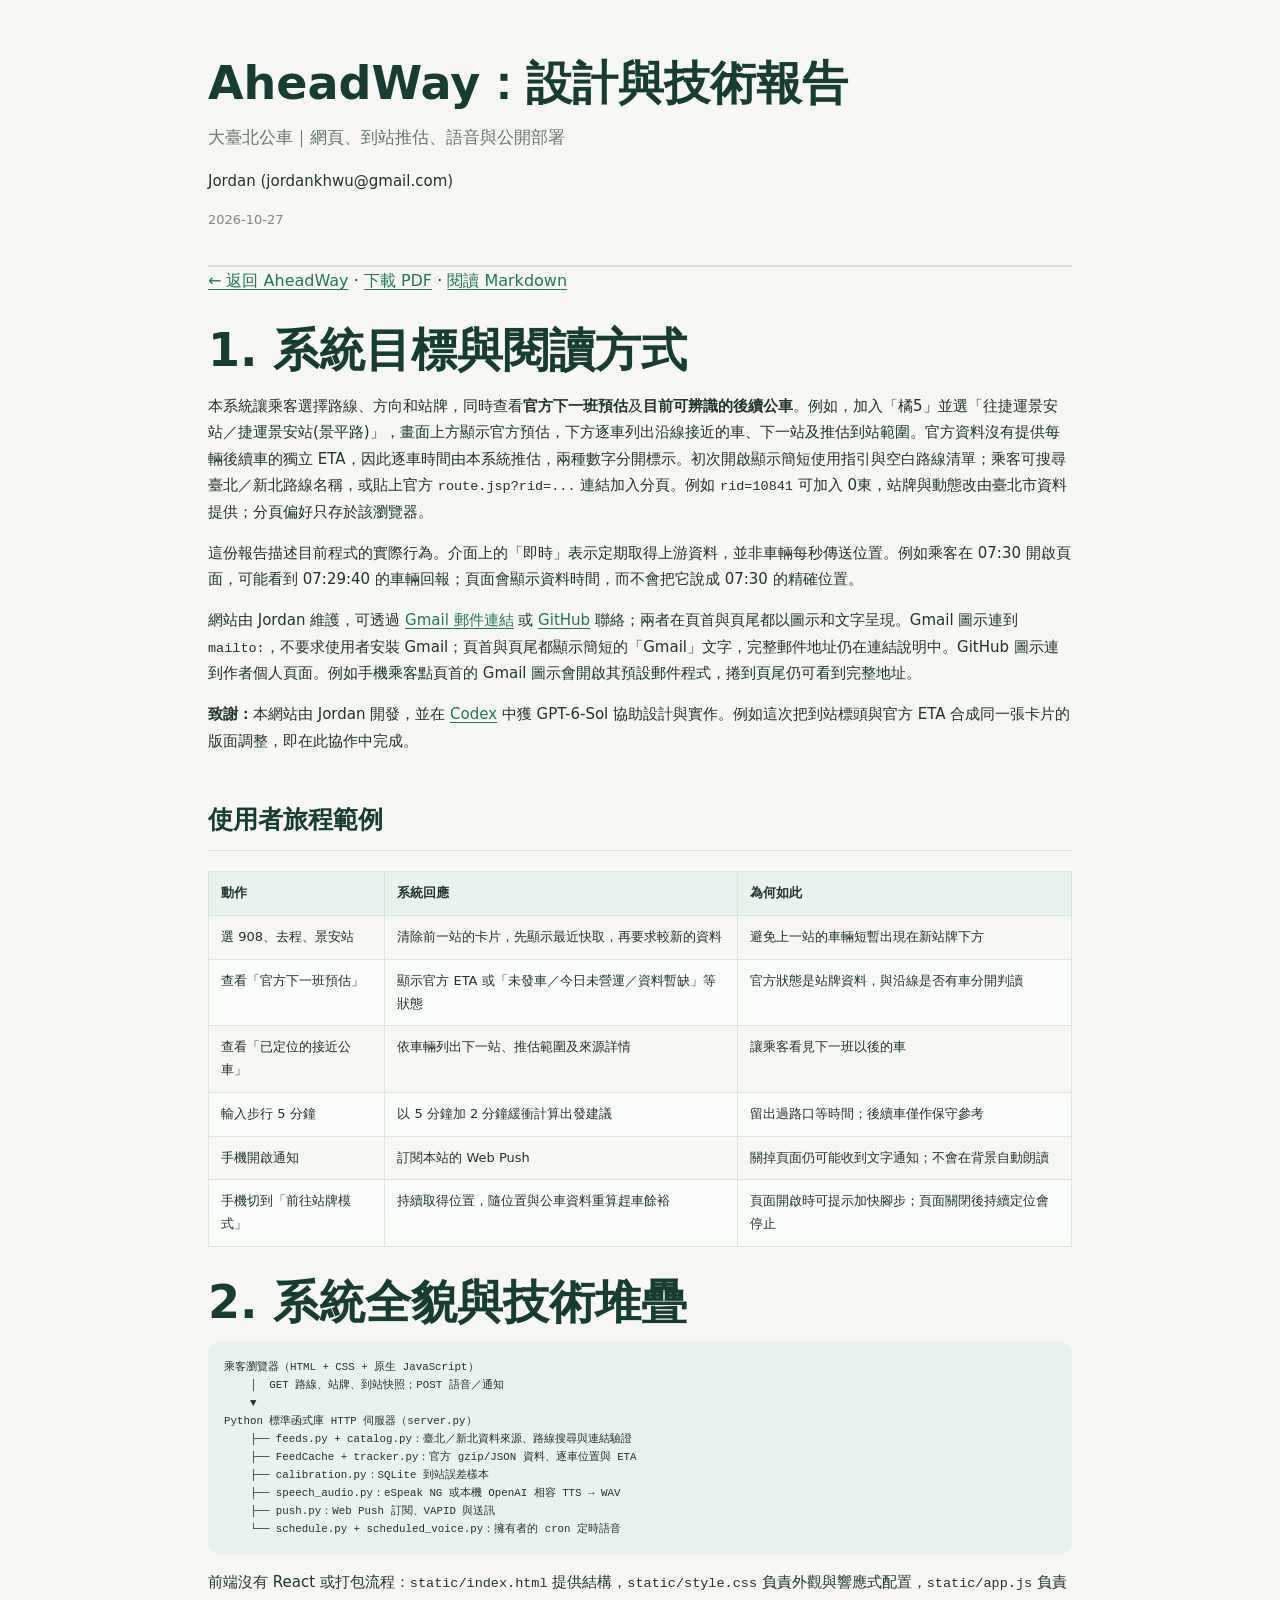
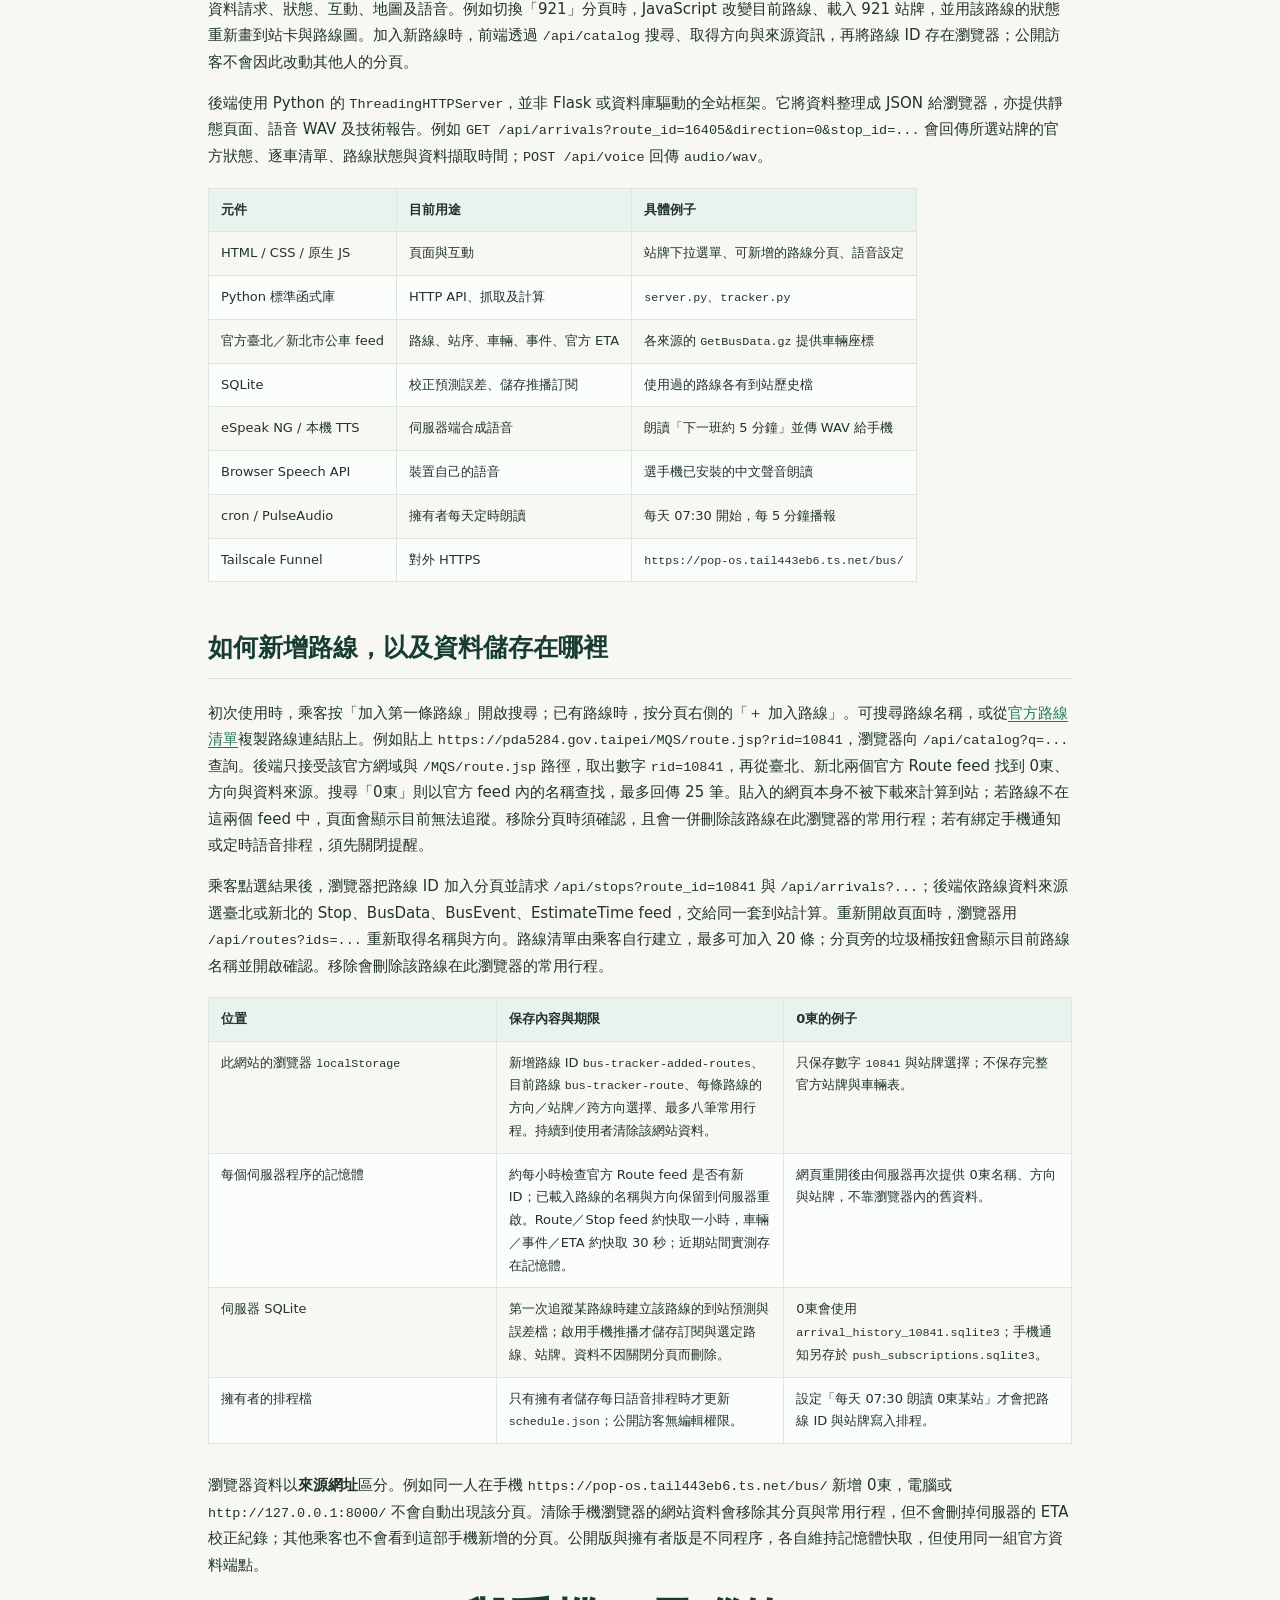
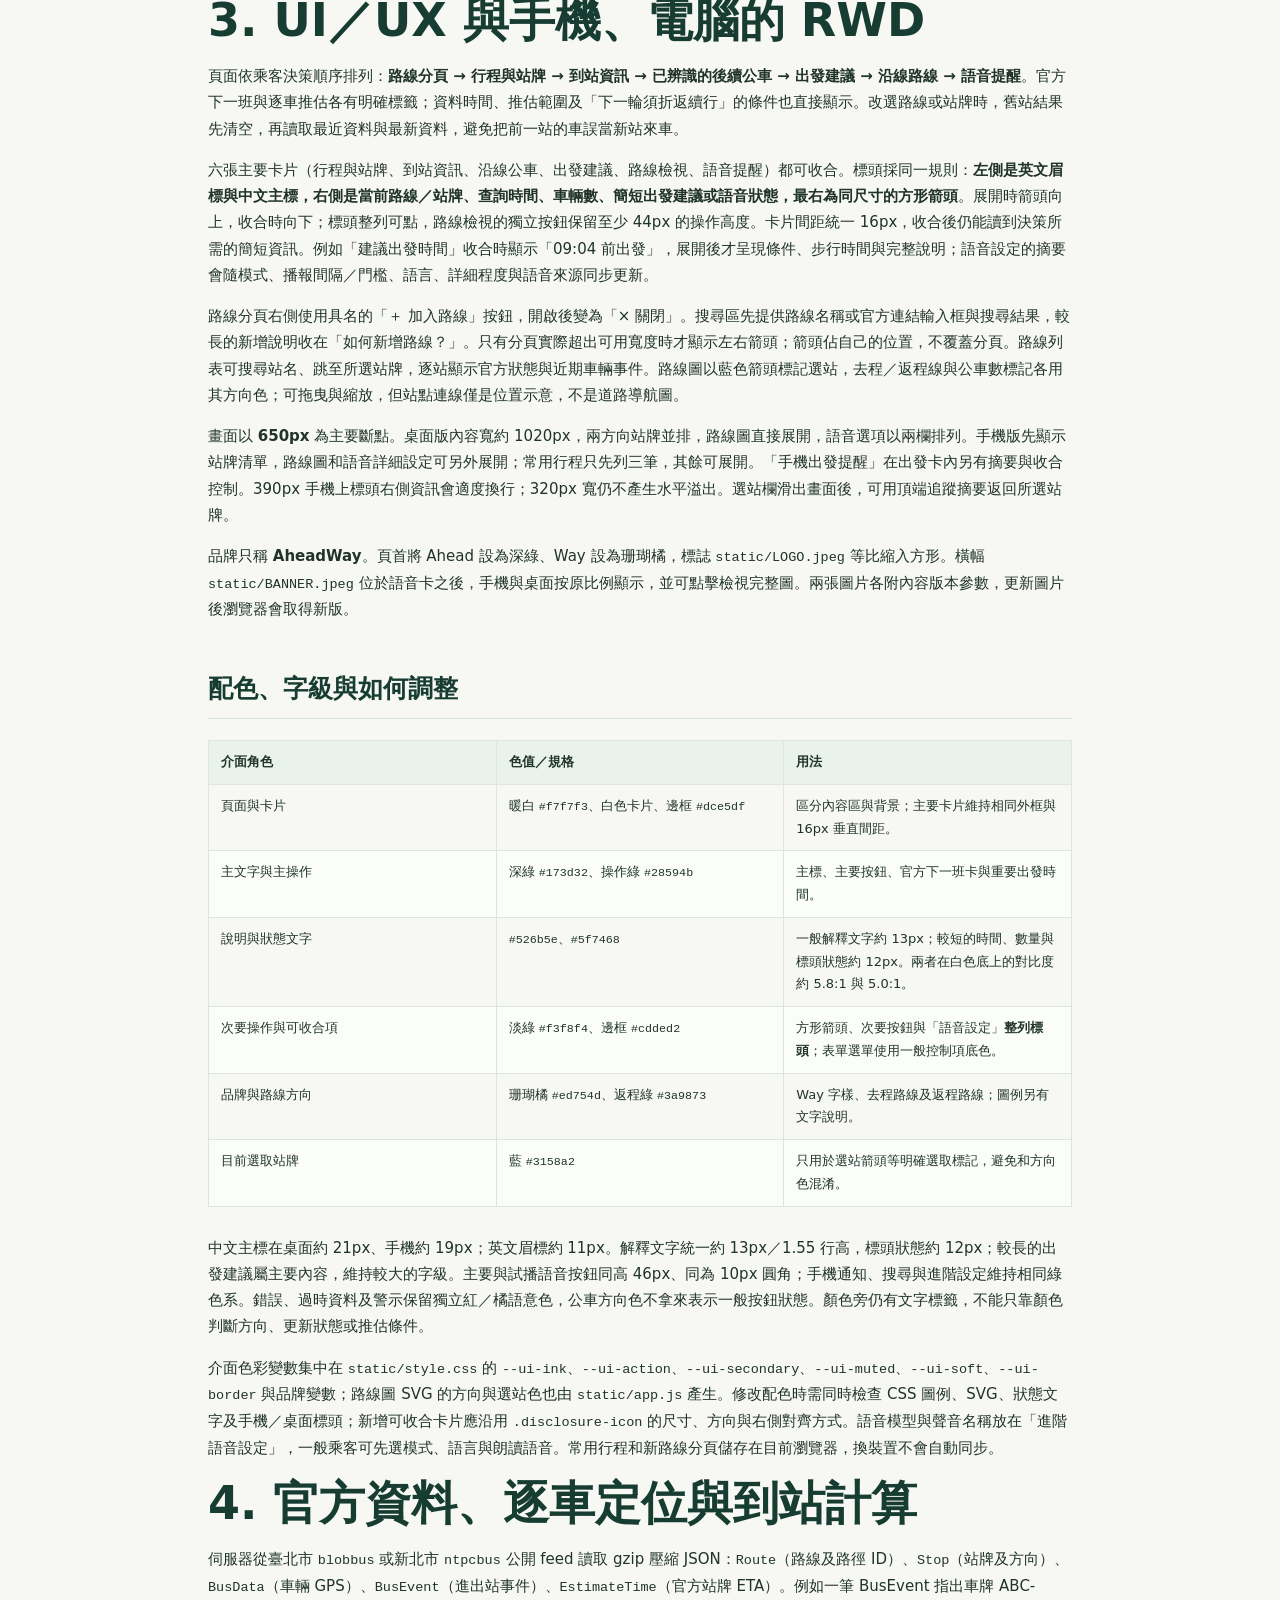
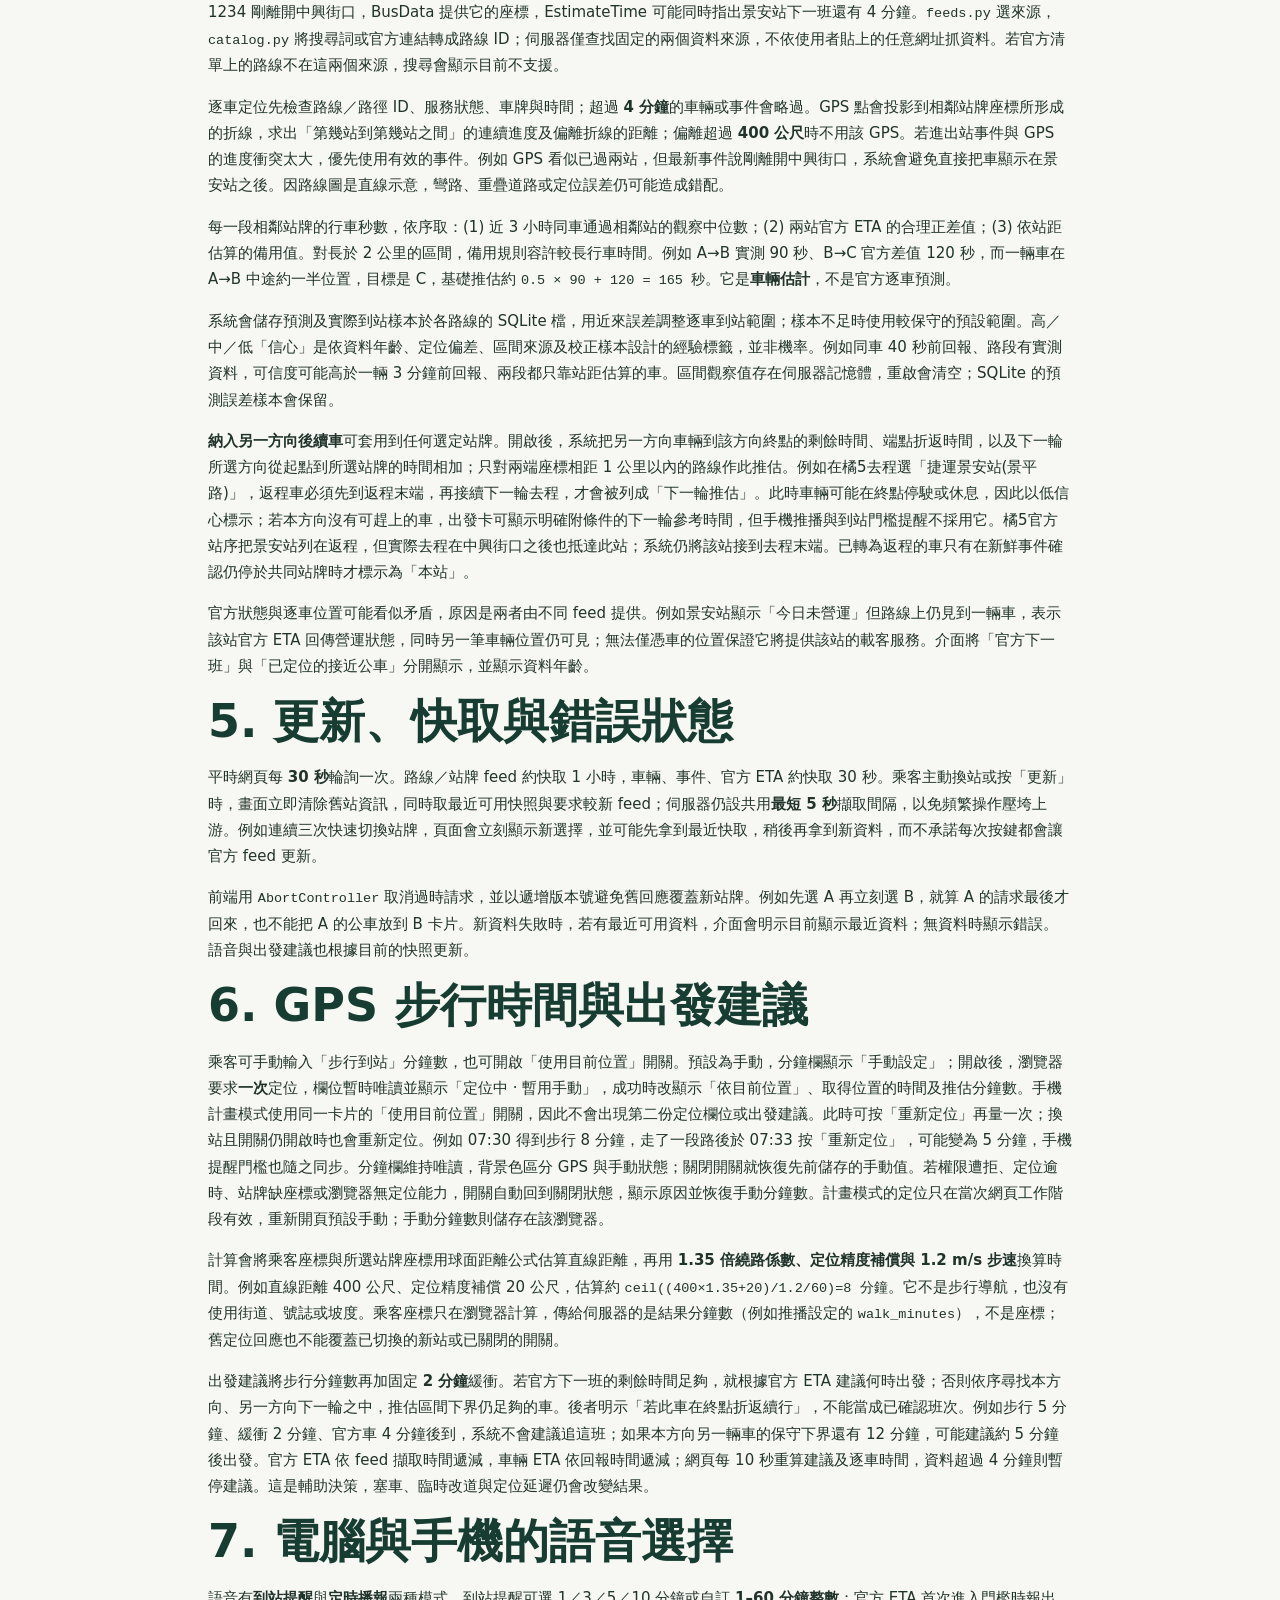
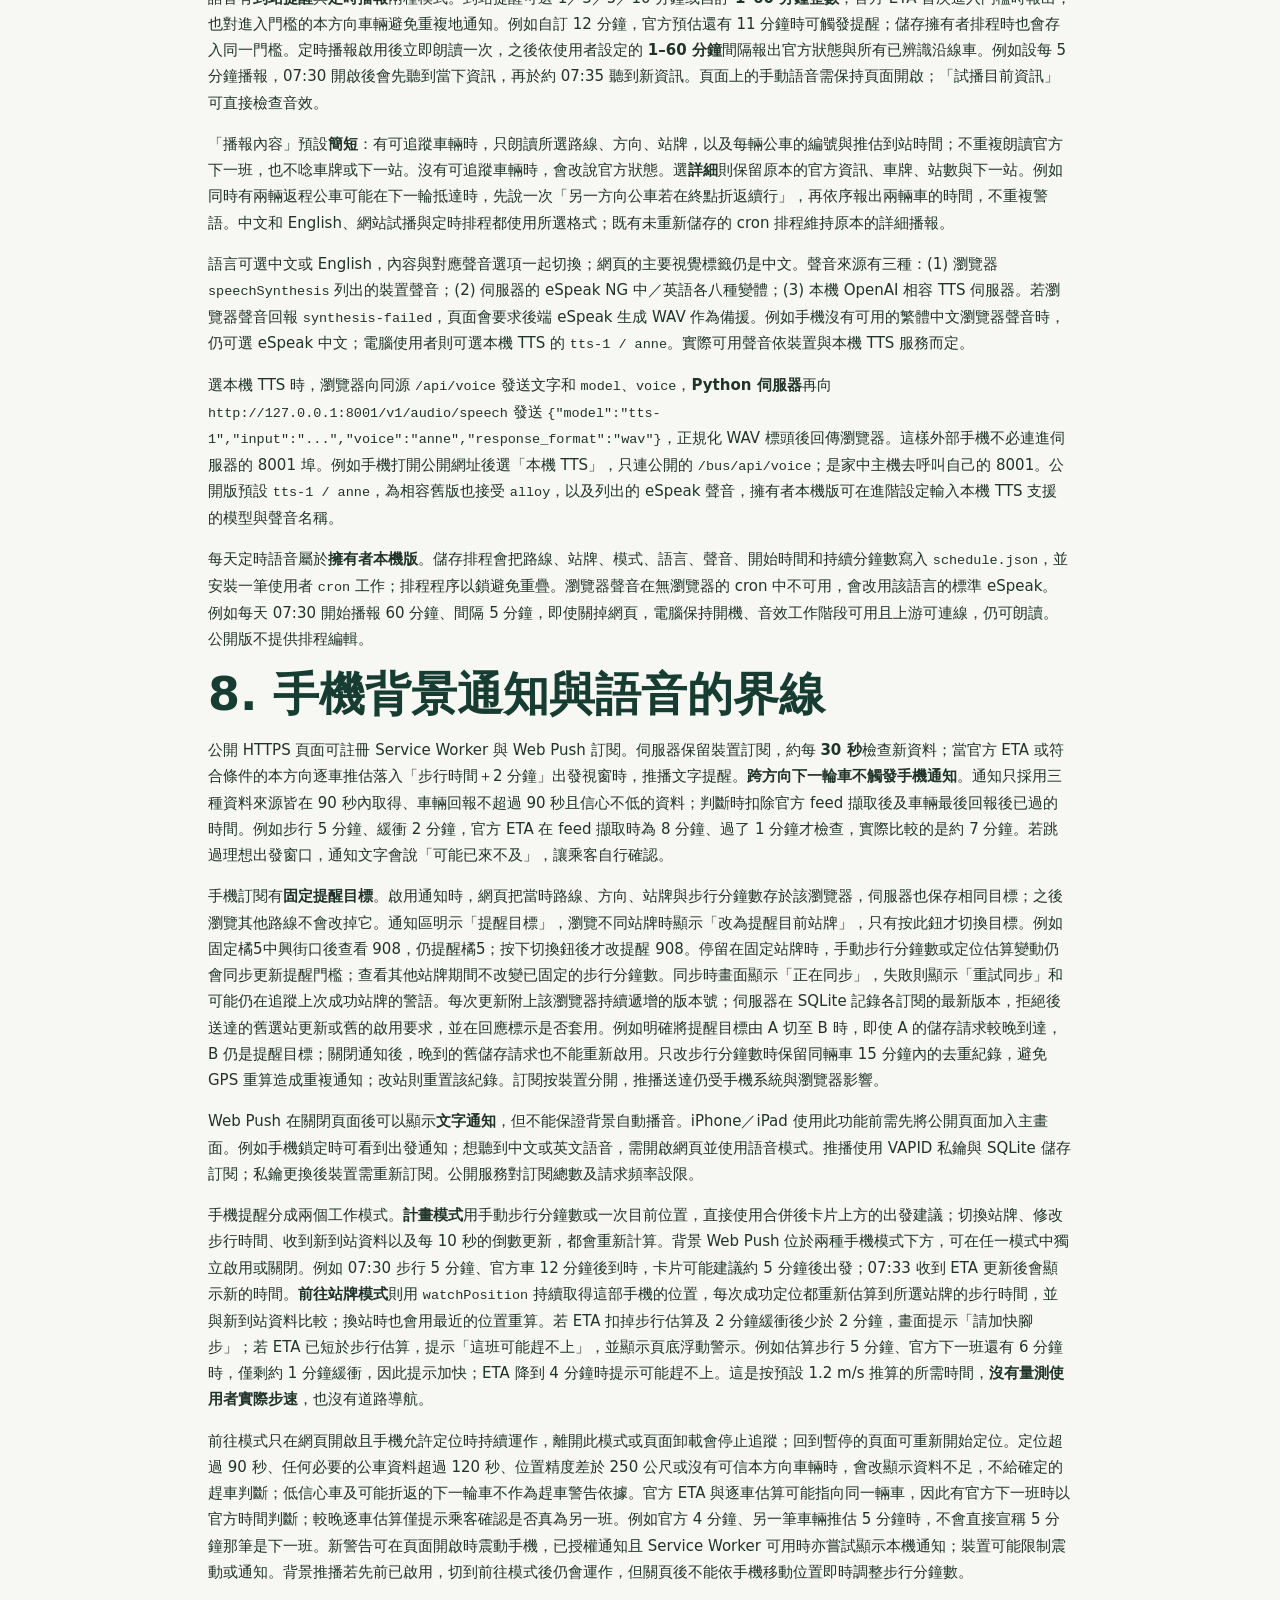
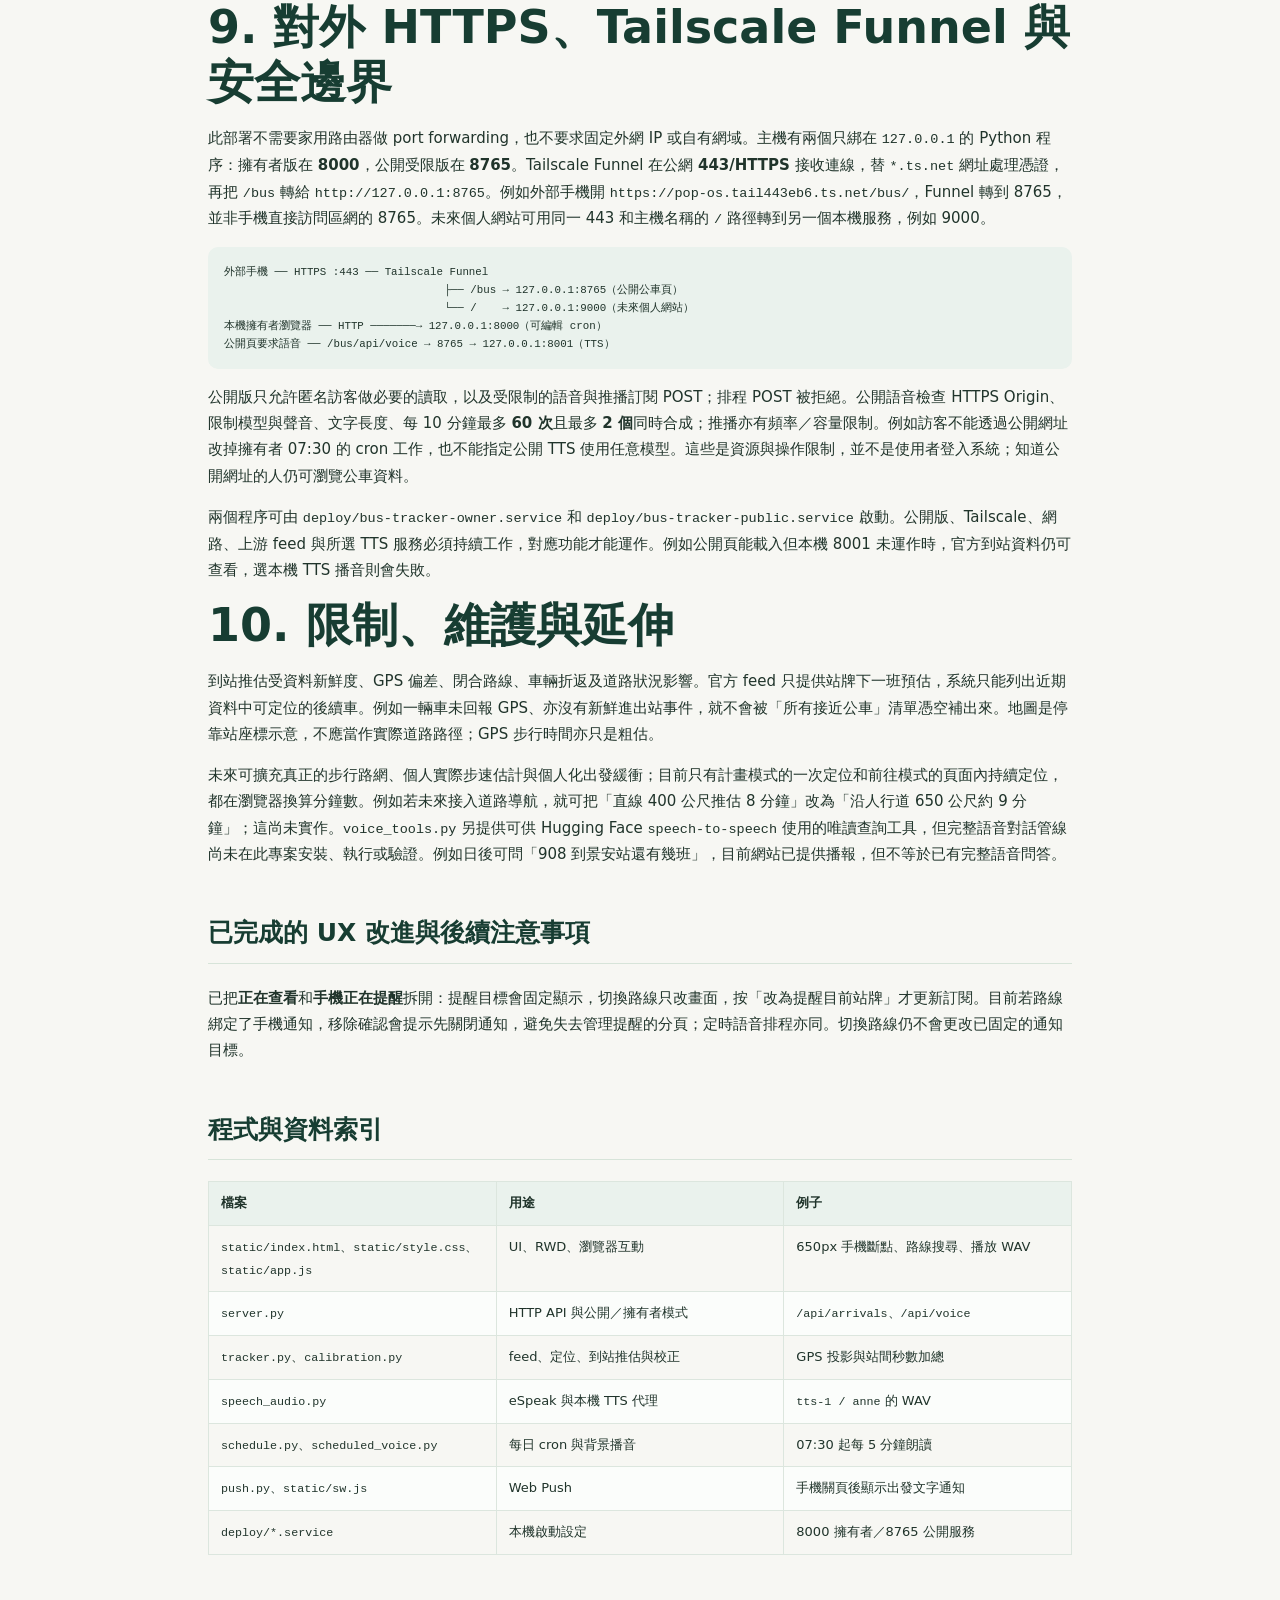
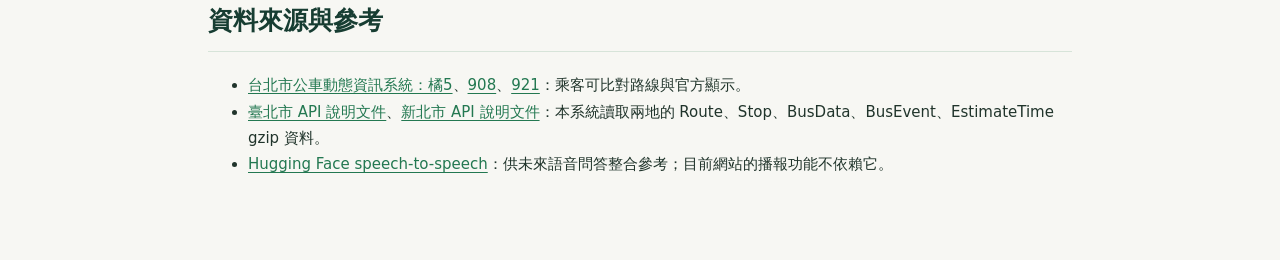
<file: bus_tracker/static/technical-report.html>
<!DOCTYPE html>
<html xmlns="http://www.w3.org/1999/xhtml" lang="zh-TW" xml:lang="zh-TW">
<head>
  <meta charset="utf-8" />
  <meta name="generator" content="pandoc" />
  <meta name="viewport" content="width=device-width, initial-scale=1.0, user-scalable=yes" />
  <meta name="author" content="Jordan (jordankhwu@gmail.com)" />
  <meta name="dcterms.date" content="2026-10-27" />
  <title>AheadWay：設計與技術報告</title>
  <style>
    code{white-space: pre-wrap;}
    span.smallcaps{font-variant: small-caps;}
    span.underline{text-decoration: underline;}
    div.column{display: inline-block; vertical-align: top; width: 50%;}
    div.hanging-indent{margin-left: 1.5em; text-indent: -1.5em;}
    ul.task-list{list-style: none;}
  </style>
  <link rel="stylesheet" href="technical-report.css" />
  <link rel="icon" type="image/jpeg" href="LOGO.jpeg?v=1fa489af">
</head>
<body>
<header id="title-block-header">
<h1 class="title">AheadWay：設計與技術報告</h1>
<p class="subtitle">大臺北公車｜網頁、到站推估、語音與公開部署</p>
<p class="author">Jordan (jordankhwu@gmail.com)</p>
<p class="date">2026-10-27</p>
</header>
<nav>
<a href="./">← 返回 AheadWay</a> · <a href="technical-report.pdf">下載 PDF</a> · <a href="technical-report.md">閱讀 Markdown</a>
</nav>
<h1 id="系統目標與閱讀方式">1. 系統目標與閱讀方式</h1>
<p>本系統讓乘客選擇路線、方向和站牌，同時查看<strong>官方下一班預估</strong>及<strong>目前可辨識的後續公車</strong>。例如，加入「橘5」並選「往捷運景安站／捷運景安站(景平路)」，畫面上方顯示官方預估，下方逐車列出沿線接近的車、下一站及推估到站範圍。官方資料沒有提供每輛後續車的獨立 ETA，因此逐車時間由本系統推估，兩種數字分開標示。初次開啟顯示簡短使用指引與空白路線清單；乘客可搜尋臺北／新北路線名稱，或貼上官方 <code>route.jsp?rid=...</code> 連結加入分頁。例如 <code>rid=10841</code> 可加入 0東，站牌與動態改由臺北市資料提供；分頁偏好只存於該瀏覽器。</p>
<p>這份報告描述目前程式的實際行為。介面上的「即時」表示定期取得上游資料，並非車輛每秒傳送位置。例如乘客在 07:30 開啟頁面，可能看到 07:29:40 的車輛回報；頁面會顯示資料時間，而不會把它說成 07:30 的精確位置。</p>
<p>網站由 Jordan 維護，可透過 <a href="mailto:jordankhwu@gmail.com">Gmail 郵件連結</a> 或 <a href="https://github.com/JordanWu1997">GitHub</a> 聯絡；兩者在頁首與頁尾都以圖示和文字呈現。Gmail 圖示連到 <code>mailto:</code>，不要求使用者安裝 Gmail；頁首與頁尾都顯示簡短的「Gmail」文字，完整郵件地址仍在連結說明中。GitHub 圖示連到作者個人頁面。例如手機乘客點頁首的 Gmail 圖示會開啟其預設郵件程式，捲到頁尾仍可看到完整地址。</p>
<p><strong>致謝：</strong>本網站由 Jordan 開發，並在 <a href="https://openai.com/codex/">Codex</a> 中獲 GPT-6-Sol 協助設計與實作。例如這次把到站標頭與官方 ETA 合成同一張卡片的版面調整，即在此協作中完成。</p>
<h2 id="使用者旅程範例">使用者旅程範例</h2>
<table>
<thead>
<tr class="header">
<th>動作</th>
<th>系統回應</th>
<th>為何如此</th>
</tr>
</thead>
<tbody>
<tr class="odd">
<td>選 908、去程、景安站</td>
<td>清除前一站的卡片，先顯示最近快取，再要求較新的資料</td>
<td>避免上一站的車輛短暫出現在新站牌下方</td>
</tr>
<tr class="even">
<td>查看「官方下一班預估」</td>
<td>顯示官方 ETA 或「未發車／今日未營運／資料暫缺」等狀態</td>
<td>官方狀態是站牌資料，與沿線是否有車分開判讀</td>
</tr>
<tr class="odd">
<td>查看「已定位的接近公車」</td>
<td>依車輛列出下一站、推估範圍及來源詳情</td>
<td>讓乘客看見下一班以後的車</td>
</tr>
<tr class="even">
<td>輸入步行 5 分鐘</td>
<td>以 5 分鐘加 2 分鐘緩衝計算出發建議</td>
<td>留出過路口等時間；後續車僅作保守參考</td>
</tr>
<tr class="odd">
<td>手機開啟通知</td>
<td>訂閱本站的 Web Push</td>
<td>關掉頁面仍可能收到文字通知；不會在背景自動朗讀</td>
</tr>
<tr class="even">
<td>手機切到「前往站牌模式」</td>
<td>持續取得位置，隨位置與公車資料重算趕車餘裕</td>
<td>頁面開啟時可提示加快腳步；頁面關閉後持續定位會停止</td>
</tr>
</tbody>
</table>
<h1 id="系統全貌與技術堆疊">2. 系統全貌與技術堆疊</h1>
<pre><code>乘客瀏覽器（HTML + CSS + 原生 JavaScript）
    │  GET 路線、站牌、到站快照；POST 語音／通知
    ▼
Python 標準函式庫 HTTP 伺服器（server.py）
    ├── feeds.py + catalog.py：臺北／新北資料來源、路線搜尋與連結驗證
    ├── FeedCache + tracker.py：官方 gzip/JSON 資料、逐車位置與 ETA
    ├── calibration.py：SQLite 到站誤差樣本
    ├── speech_audio.py：eSpeak NG 或本機 OpenAI 相容 TTS → WAV
    ├── push.py：Web Push 訂閱、VAPID 與送訊
    └── schedule.py + scheduled_voice.py：擁有者的 cron 定時語音</code></pre>
<p>前端沒有 React 或打包流程：<code>static/index.html</code> 提供結構，<code>static/style.css</code> 負責外觀與響應式配置，<code>static/app.js</code> 負責資料請求、狀態、互動、地圖及語音。例如切換「921」分頁時，JavaScript 改變目前路線、載入 921 站牌，並用該路線的狀態重新畫到站卡與路線圖。加入新路線時，前端透過 <code>/api/catalog</code> 搜尋、取得方向與來源資訊，再將路線 ID 存在瀏覽器；公開訪客不會因此改動其他人的分頁。</p>
<p>後端使用 Python 的 <code>ThreadingHTTPServer</code>，並非 Flask 或資料庫驅動的全站框架。它將資料整理成 JSON 給瀏覽器，亦提供靜態頁面、語音 WAV 及技術報告。例如 <code>GET /api/arrivals?route_id=16405&amp;direction=0&amp;stop_id=...</code> 會回傳所選站牌的官方狀態、逐車清單、路線狀態與資料擷取時間；<code>POST /api/voice</code> 回傳 <code>audio/wav</code>。</p>
<table>
<thead>
<tr class="header">
<th>元件</th>
<th>目前用途</th>
<th>具體例子</th>
</tr>
</thead>
<tbody>
<tr class="odd">
<td>HTML / CSS / 原生 JS</td>
<td>頁面與互動</td>
<td>站牌下拉選單、可新增的路線分頁、語音設定</td>
</tr>
<tr class="even">
<td>Python 標準函式庫</td>
<td>HTTP API、抓取及計算</td>
<td><code>server.py</code>、<code>tracker.py</code></td>
</tr>
<tr class="odd">
<td>官方臺北／新北市公車 feed</td>
<td>路線、站序、車輛、事件、官方 ETA</td>
<td>各來源的 <code>GetBusData.gz</code> 提供車輛座標</td>
</tr>
<tr class="even">
<td>SQLite</td>
<td>校正預測誤差、儲存推播訂閱</td>
<td>使用過的路線各有到站歷史檔</td>
</tr>
<tr class="odd">
<td>eSpeak NG / 本機 TTS</td>
<td>伺服器端合成語音</td>
<td>朗讀「下一班約 5 分鐘」並傳 WAV 給手機</td>
</tr>
<tr class="even">
<td>Browser Speech API</td>
<td>裝置自己的語音</td>
<td>選手機已安裝的中文聲音朗讀</td>
</tr>
<tr class="odd">
<td>cron / PulseAudio</td>
<td>擁有者每天定時朗讀</td>
<td>每天 07:30 開始，每 5 分鐘播報</td>
</tr>
<tr class="even">
<td>Tailscale Funnel</td>
<td>對外 HTTPS</td>
<td><code>https://pop-os.tail443eb6.ts.net/bus/</code></td>
</tr>
</tbody>
</table>
<h2 id="如何新增路線以及資料儲存在哪裡">如何新增路線，以及資料儲存在哪裡</h2>
<p>初次使用時，乘客按「加入第一條路線」開啟搜尋；已有路線時，按分頁右側的「＋ 加入路線」。可搜尋路線名稱，或從<a href="https://pda5284.gov.taipei/MQS/routelist.jsp">官方路線清單</a>複製路線連結貼上。例如貼上 <code>https://pda5284.gov.taipei/MQS/route.jsp?rid=10841</code>，瀏覽器向 <code>/api/catalog?q=...</code> 查詢。後端只接受該官方網域與 <code>/MQS/route.jsp</code> 路徑，取出數字 <code>rid=10841</code>，再從臺北、新北兩個官方 Route feed 找到 0東、方向與資料來源。搜尋「0東」則以官方 feed 內的名稱查找，最多回傳 25 筆。貼入的網頁本身不被下載來計算到站；若路線不在這兩個 feed 中，頁面會顯示目前無法追蹤。移除分頁時須確認，且會一併刪除該路線在此瀏覽器的常用行程；若有綁定手機通知或定時語音排程，須先關閉提醒。</p>
<p>乘客點選結果後，瀏覽器把路線 ID 加入分頁並請求 <code>/api/stops?route_id=10841</code> 與 <code>/api/arrivals?...</code>；後端依路線資料來源選臺北或新北的 Stop、BusData、BusEvent、EstimateTime feed，交給同一套到站計算。重新開啟頁面時，瀏覽器用 <code>/api/routes?ids=...</code> 重新取得名稱與方向。路線清單由乘客自行建立，最多可加入 20 條；分頁旁的垃圾桶按鈕會顯示目前路線名稱並開啟確認。移除會刪除該路線在此瀏覽器的常用行程。</p>
<table>
<colgroup>
<col style="width: 33%" />
<col style="width: 33%" />
<col style="width: 33%" />
</colgroup>
<thead>
<tr class="header">
<th>位置</th>
<th>保存內容與期限</th>
<th>0東的例子</th>
</tr>
</thead>
<tbody>
<tr class="odd">
<td>此網站的瀏覽器 <code>localStorage</code></td>
<td>新增路線 ID <code>bus-tracker-added-routes</code>、目前路線 <code>bus-tracker-route</code>、每條路線的方向／站牌／跨方向選擇、最多八筆常用行程。持續到使用者清除該網站資料。</td>
<td>只保存數字 <code>10841</code> 與站牌選擇；不保存完整官方站牌與車輛表。</td>
</tr>
<tr class="even">
<td>每個伺服器程序的記憶體</td>
<td>約每小時檢查官方 Route feed 是否有新 ID；已載入路線的名稱與方向保留到伺服器重啟。Route／Stop feed 約快取一小時，車輛／事件／ETA 約快取 30 秒；近期站間實測存在記憶體。</td>
<td>網頁重開後由伺服器再次提供 0東名稱、方向與站牌，不靠瀏覽器內的舊資料。</td>
</tr>
<tr class="odd">
<td>伺服器 SQLite</td>
<td>第一次追蹤某路線時建立該路線的到站預測與誤差檔；啟用手機推播才儲存訂閱與選定路線、站牌。資料不因關閉分頁而刪除。</td>
<td>0東會使用 <code>arrival_history_10841.sqlite3</code>；手機通知另存於 <code>push_subscriptions.sqlite3</code>。</td>
</tr>
<tr class="even">
<td>擁有者的排程檔</td>
<td>只有擁有者儲存每日語音排程時才更新 <code>schedule.json</code>；公開訪客無編輯權限。</td>
<td>設定「每天 07:30 朗讀 0東某站」才會把路線 ID 與站牌寫入排程。</td>
</tr>
</tbody>
</table>
<p>瀏覽器資料以<strong>來源網址</strong>區分。例如同一人在手機 <code>https://pop-os.tail443eb6.ts.net/bus/</code> 新增 0東，電腦或 <code>http://127.0.0.1:8000/</code> 不會自動出現該分頁。清除手機瀏覽器的網站資料會移除其分頁與常用行程，但不會刪掉伺服器的 ETA 校正紀錄；其他乘客也不會看到這部手機新增的分頁。公開版與擁有者版是不同程序，各自維持記憶體快取，但使用同一組官方資料端點。</p>
<h1 id="uiux-與手機電腦的-rwd">3. UI／UX 與手機、電腦的 RWD</h1>
<p>頁面依乘客決策順序排列：<strong>路線分頁 → 行程與站牌 → 到站資訊 → 已辨識的後續公車 → 出發建議 → 沿線路線 → 語音提醒</strong>。官方下一班與逐車推估各有明確標籤；資料時間、推估範圍及「下一輪須折返續行」的條件也直接顯示。改選路線或站牌時，舊站結果先清空，再讀取最近資料與最新資料，避免把前一站的車誤當新站來車。</p>
<p>六張主要卡片（行程與站牌、到站資訊、沿線公車、出發建議、路線檢視、語音提醒）都可收合。標頭採同一規則：<strong>左側是英文眉標與中文主標，右側是當前路線／站牌、查詢時間、車輛數、簡短出發建議或語音狀態，最右為同尺寸的方形箭頭</strong>。展開時箭頭向上，收合時向下；標頭整列可點，路線檢視的獨立按鈕保留至少 44px 的操作高度。卡片間距統一 16px，收合後仍能讀到決策所需的簡短資訊。例如「建議出發時間」收合時顯示「09:04 前出發」，展開後才呈現條件、步行時間與完整說明；語音設定的摘要會隨模式、播報間隔／門檻、語言、詳細程度與語音來源同步更新。</p>
<p>路線分頁右側使用具名的「＋ 加入路線」按鈕，開啟後變為「× 關閉」。搜尋區先提供路線名稱或官方連結輸入框與搜尋結果，較長的新增說明收在「如何新增路線？」。只有分頁實際超出可用寬度時才顯示左右箭頭；箭頭佔自己的位置，不覆蓋分頁。路線列表可搜尋站名、跳至所選站牌，逐站顯示官方狀態與近期車輛事件。路線圖以藍色箭頭標記選站，去程／返程線與公車數標記各用其方向色；可拖曳與縮放，但站點連線僅是位置示意，不是道路導航圖。</p>
<p>畫面以 <strong>650px</strong> 為主要斷點。桌面版內容寬約 1020px，兩方向站牌並排，路線圖直接展開，語音選項以兩欄排列。手機版先顯示站牌清單，路線圖和語音詳細設定可另外展開；常用行程只先列三筆，其餘可展開。「手機出發提醒」在出發卡內另有摘要與收合控制。390px 手機上標頭右側資訊會適度換行；320px 寬仍不產生水平溢出。選站欄滑出畫面後，可用頂端追蹤摘要返回所選站牌。</p>
<p>品牌只稱 <strong>AheadWay</strong>。頁首將 Ahead 設為深綠、Way 設為珊瑚橘，標誌 <code>static/LOGO.jpeg</code> 等比縮入方形。橫幅 <code>static/BANNER.jpeg</code> 位於語音卡之後，手機與桌面按原比例顯示，並可點擊檢視完整圖。兩張圖片各附內容版本參數，更新圖片後瀏覽器會取得新版。</p>
<h2 id="配色字級與如何調整">配色、字級與如何調整</h2>
<table>
<colgroup>
<col style="width: 33%" />
<col style="width: 33%" />
<col style="width: 33%" />
</colgroup>
<thead>
<tr class="header">
<th>介面角色</th>
<th>色值／規格</th>
<th>用法</th>
</tr>
</thead>
<tbody>
<tr class="odd">
<td>頁面與卡片</td>
<td>暖白 <code>#f7f7f3</code>、白色卡片、邊框 <code>#dce5df</code></td>
<td>區分內容區與背景；主要卡片維持相同外框與 16px 垂直間距。</td>
</tr>
<tr class="even">
<td>主文字與主操作</td>
<td>深綠 <code>#173d32</code>、操作綠 <code>#28594b</code></td>
<td>主標、主要按鈕、官方下一班卡與重要出發時間。</td>
</tr>
<tr class="odd">
<td>說明與狀態文字</td>
<td><code>#526b5e</code>、<code>#5f7468</code></td>
<td>一般解釋文字約 13px；較短的時間、數量與標頭狀態約 12px。兩者在白色底上的對比度約 5.8:1 與 5.0:1。</td>
</tr>
<tr class="even">
<td>次要操作與可收合項</td>
<td>淡綠 <code>#f3f8f4</code>、邊框 <code>#cdded2</code></td>
<td>方形箭頭、次要按鈕與「語音設定」<strong>整列標頭</strong>；表單選單使用一般控制項底色。</td>
</tr>
<tr class="odd">
<td>品牌與路線方向</td>
<td>珊瑚橘 <code>#ed754d</code>、返程綠 <code>#3a9873</code></td>
<td>Way 字樣、去程路線及返程路線；圖例另有文字說明。</td>
</tr>
<tr class="even">
<td>目前選取站牌</td>
<td>藍 <code>#3158a2</code></td>
<td>只用於選站箭頭等明確選取標記，避免和方向色混淆。</td>
</tr>
</tbody>
</table>
<p>中文主標在桌面約 21px、手機約 19px；英文眉標約 11px。解釋文字統一約 13px／1.55 行高，標頭狀態約 12px；較長的出發建議屬主要內容，維持較大的字級。主要與試播語音按鈕同高 46px、同為 10px 圓角；手機通知、搜尋與進階設定維持相同綠色系。錯誤、過時資料及警示保留獨立紅／橘語意色，公車方向色不拿來表示一般按鈕狀態。顏色旁仍有文字標籤，不能只靠顏色判斷方向、更新狀態或推估條件。</p>
<p>介面色彩變數集中在 <code>static/style.css</code> 的 <code>--ui-ink</code>、<code>--ui-action</code>、<code>--ui-secondary</code>、<code>--ui-muted</code>、<code>--ui-soft</code>、<code>--ui-border</code> 與品牌變數；路線圖 SVG 的方向與選站色也由 <code>static/app.js</code> 產生。修改配色時需同時檢查 CSS 圖例、SVG、狀態文字及手機／桌面標頭；新增可收合卡片應沿用 <code>.disclosure-icon</code> 的尺寸、方向與右側對齊方式。語音模型與聲音名稱放在「進階語音設定」，一般乘客可先選模式、語言與朗讀語音。常用行程和新路線分頁儲存在目前瀏覽器，換裝置不會自動同步。</p>
<h1 id="官方資料逐車定位與到站計算">4. 官方資料、逐車定位與到站計算</h1>
<p>伺服器從臺北市 <code>blobbus</code> 或新北市 <code>ntpcbus</code> 公開 feed 讀取 gzip 壓縮 JSON：<code>Route</code>（路線及路徑 ID）、<code>Stop</code>（站牌及方向）、<code>BusData</code>（車輛 GPS）、<code>BusEvent</code>（進出站事件）、<code>EstimateTime</code>（官方站牌 ETA）。例如一筆 BusEvent 指出車牌 ABC-1234 剛離開中興街口，BusData 提供它的座標，EstimateTime 可能同時指出景安站下一班還有 4 分鐘。<code>feeds.py</code> 選來源，<code>catalog.py</code> 將搜尋詞或官方連結轉成路線 ID；伺服器僅查找固定的兩個資料來源，不依使用者貼上的任意網址抓資料。若官方清單上的路線不在這兩個來源，搜尋會顯示目前不支援。</p>
<p>逐車定位先檢查路線／路徑 ID、服務狀態、車牌與時間；超過 <strong>4 分鐘</strong>的車輛或事件會略過。GPS 點會投影到相鄰站牌座標所形成的折線，求出「第幾站到第幾站之間」的連續進度及偏離折線的距離；偏離超過 <strong>400 公尺</strong>時不用該 GPS。若進出站事件與 GPS 的進度衝突太大，優先使用有效的事件。例如 GPS 看似已過兩站，但最新事件說剛離開中興街口，系統會避免直接把車顯示在景安站之後。因路線圖是直線示意，彎路、重疊道路或定位誤差仍可能造成錯配。</p>
<p>每一段相鄰站牌的行車秒數，依序取：(1) 近 3 小時同車通過相鄰站的觀察中位數；(2) 兩站官方 ETA 的合理正差值；(3) 依站距估算的備用值。對長於 2 公里的區間，備用規則容許較長行車時間。例如 A→B 實測 90 秒、B→C 官方差值 120 秒，而一輛車在 A→B 中途約一半位置，目標是 C，基礎推估約 <code>0.5 × 90 + 120 = 165 秒</code>。它是<strong>車輛估計</strong>，不是官方逐車預測。</p>
<p>系統會儲存預測及實際到站樣本於各路線的 SQLite 檔，用近來誤差調整逐車到站範圍；樣本不足時使用較保守的預設範圍。高／中／低「信心」是依資料年齡、定位偏差、區間來源及校正樣本設計的經驗標籤，並非機率。例如同車 40 秒前回報、路段有實測資料，可信度可能高於一輛 3 分鐘前回報、兩段都只靠站距估算的車。區間觀察值存在伺服器記憶體，重啟會清空；SQLite 的預測誤差樣本會保留。</p>
<p><strong>納入另一方向後續車</strong>可套用到任何選定站牌。開啟後，系統把另一方向車輛到該方向終點的剩餘時間、端點折返時間，以及下一輪所選方向從起點到所選站牌的時間相加；只對兩端座標相距 1 公里以內的路線作此推估。例如在橘5去程選「捷運景安站(景平路)」，返程車必須先到返程末端，再接續下一輪去程，才會被列成「下一輪推估」。此時車輛可能在終點停駛或休息，因此以低信心標示；若本方向沒有可趕上的車，出發卡可顯示明確附條件的下一輪參考時間，但手機推播與到站門檻提醒不採用它。橘5官方站序把景安站列在返程，但實際去程在中興街口之後也抵達此站；系統仍將該站接到去程末端。已轉為返程的車只有在新鮮事件確認仍停於共同站牌時才標示為「本站」。</p>
<p>官方狀態與逐車位置可能看似矛盾，原因是兩者由不同 feed 提供。例如景安站顯示「今日未營運」但路線上仍見到一輛車，表示該站官方 ETA 回傳營運狀態，同時另一筆車輛位置仍可見；無法僅憑車的位置保證它將提供該站的載客服務。介面將「官方下一班」與「已定位的接近公車」分開顯示，並顯示資料年齡。</p>
<h1 id="更新快取與錯誤狀態">5. 更新、快取與錯誤狀態</h1>
<p>平時網頁每 <strong>30 秒</strong>輪詢一次。路線／站牌 feed 約快取 1 小時，車輛、事件、官方 ETA 約快取 30 秒。乘客主動換站或按「更新」時，畫面立即清除舊站資訊，同時取最近可用快照與要求較新 feed；伺服器仍設共用<strong>最短 5 秒</strong>擷取間隔，以免頻繁操作壓垮上游。例如連續三次快速切換站牌，頁面會立刻顯示新選擇，並可能先拿到最近快取，稍後再拿到新資料，而不承諾每次按鍵都會讓官方 feed 更新。</p>
<p>前端用 <code>AbortController</code> 取消過時請求，並以遞增版本號避免舊回應覆蓋新站牌。例如先選 A 再立刻選 B，就算 A 的請求最後才回來，也不能把 A 的公車放到 B 卡片。新資料失敗時，若有最近可用資料，介面會明示目前顯示最近資料；無資料時顯示錯誤。語音與出發建議也根據目前的快照更新。</p>
<h1 id="gps-步行時間與出發建議">6. GPS 步行時間與出發建議</h1>
<p>乘客可手動輸入「步行到站」分鐘數，也可開啟「使用目前位置」開關。預設為手動，分鐘欄顯示「手動設定」；開啟後，瀏覽器要求<strong>一次</strong>定位，欄位暫時唯讀並顯示「定位中 · 暫用手動」，成功時改顯示「依目前位置」、取得位置的時間及推估分鐘數。手機計畫模式使用同一卡片的「使用目前位置」開關，因此不會出現第二份定位欄位或出發建議。此時可按「重新定位」再量一次；換站且開關仍開啟時也會重新定位。例如 07:30 得到步行 8 分鐘，走了一段路後於 07:33 按「重新定位」，可能變為 5 分鐘，手機提醒門檻也隨之同步。分鐘欄維持唯讀，背景色區分 GPS 與手動狀態；關閉開關就恢復先前儲存的手動值。若權限遭拒、定位逾時、站牌缺座標或瀏覽器無定位能力，開關自動回到關閉狀態，顯示原因並恢復手動分鐘數。計畫模式的定位只在當次網頁工作階段有效，重新開頁預設手動；手動分鐘數則儲存在該瀏覽器。</p>
<p>計算會將乘客座標與所選站牌座標用球面距離公式估算直線距離，再用 <strong>1.35 倍繞路係數、定位精度補償與 1.2 m/s 步速</strong>換算時間。例如直線距離 400 公尺、定位精度補償 20 公尺，估算約 <code>ceil((400×1.35+20)/1.2/60)=8 分鐘</code>。它不是步行導航，也沒有使用街道、號誌或坡度。乘客座標只在瀏覽器計算，傳給伺服器的是結果分鐘數（例如推播設定的 <code>walk_minutes</code>），不是座標；舊定位回應也不能覆蓋已切換的新站或已關閉的開關。</p>
<p>出發建議將步行分鐘數再加固定 <strong>2 分鐘</strong>緩衝。若官方下一班的剩餘時間足夠，就根據官方 ETA 建議何時出發；否則依序尋找本方向、另一方向下一輪之中，推估區間下界仍足夠的車。後者明示「若此車在終點折返續行」，不能當成已確認班次。例如步行 5 分鐘、緩衝 2 分鐘、官方車 4 分鐘後到，系統不會建議追這班；如果本方向另一輛車的保守下界還有 12 分鐘，可能建議約 5 分鐘後出發。官方 ETA 依 feed 擷取時間遞減，車輛 ETA 依回報時間遞減；網頁每 10 秒重算建議及逐車時間，資料超過 4 分鐘則暫停建議。這是輔助決策，塞車、臨時改道與定位延遲仍會改變結果。</p>
<h1 id="電腦與手機的語音選擇">7. 電腦與手機的語音選擇</h1>
<p>語音有<strong>到站提醒</strong>與<strong>定時播報</strong>兩種模式。到站提醒可選 1／3／5／10 分鐘或自訂 <strong>1–60 分鐘整數</strong>；官方 ETA 首次進入門檻時報出，也對進入門檻的本方向車輛避免重複地通知。例如自訂 12 分鐘，官方預估還有 11 分鐘時可觸發提醒；儲存擁有者排程時也會存入同一門檻。定時播報啟用後立即朗讀一次，之後依使用者設定的 <strong>1–60 分鐘</strong>間隔報出官方狀態與所有已辨識沿線車。例如設每 5 分鐘播報，07:30 開啟後會先聽到當下資訊，再於約 07:35 聽到新資訊。頁面上的手動語音需保持頁面開啟；「試播目前資訊」可直接檢查音效。</p>
<p>「播報內容」預設<strong>簡短</strong>：有可追蹤車輛時，只朗讀所選路線、方向、站牌，以及每輛公車的編號與推估到站時間；不重複朗讀官方下一班，也不唸車牌或下一站。沒有可追蹤車輛時，會改說官方狀態。選<strong>詳細</strong>則保留原本的官方資訊、車牌、站數與下一站。例如同時有兩輛返程公車可能在下一輪抵達時，先說一次「另一方向公車若在終點折返續行」，再依序報出兩輛車的時間，不重複警語。中文和 English、網站試播與定時排程都使用所選格式；既有未重新儲存的 cron 排程維持原本的詳細播報。</p>
<p>語言可選中文或 English，內容與對應聲音選項一起切換；網頁的主要視覺標籤仍是中文。聲音來源有三種：(1) 瀏覽器 <code>speechSynthesis</code> 列出的裝置聲音；(2) 伺服器的 eSpeak NG 中／英語各八種變體；(3) 本機 OpenAI 相容 TTS 伺服器。若瀏覽器聲音回報 <code>synthesis-failed</code>，頁面會要求後端 eSpeak 生成 WAV 作為備援。例如手機沒有可用的繁體中文瀏覽器聲音時，仍可選 eSpeak 中文；電腦使用者則可選本機 TTS 的 <code>tts-1 / anne</code>。實際可用聲音依裝置與本機 TTS 服務而定。</p>
<p>選本機 TTS 時，瀏覽器向同源 <code>/api/voice</code> 發送文字和 <code>model</code>、<code>voice</code>，<strong>Python 伺服器</strong>再向 <code>http://127.0.0.1:8001/v1/audio/speech</code> 發送 <code>{"model":"tts-1","input":"...","voice":"anne","response_format":"wav"}</code>，正規化 WAV 標頭後回傳瀏覽器。這樣外部手機不必連進伺服器的 8001 埠。例如手機打開公開網址後選「本機 TTS」，只連公開的 <code>/bus/api/voice</code>；是家中主機去呼叫自己的 8001。公開版預設 <code>tts-1 / anne</code>，為相容舊版也接受 <code>alloy</code>，以及列出的 eSpeak 聲音，擁有者本機版可在進階設定輸入本機 TTS 支援的模型與聲音名稱。</p>
<p>每天定時語音屬於<strong>擁有者本機版</strong>。儲存排程會把路線、站牌、模式、語言、聲音、開始時間和持續分鐘數寫入 <code>schedule.json</code>，並安裝一筆使用者 <code>cron</code> 工作；排程程序以鎖避免重疊。瀏覽器聲音在無瀏覽器的 cron 中不可用，會改用該語言的標準 eSpeak。例如每天 07:30 開始播報 60 分鐘、間隔 5 分鐘，即使關掉網頁，電腦保持開機、音效工作階段可用且上游可連線，仍可朗讀。公開版不提供排程編輯。</p>
<h1 id="手機背景通知與語音的界線">8. 手機背景通知與語音的界線</h1>
<p>公開 HTTPS 頁面可註冊 Service Worker 與 Web Push 訂閱。伺服器保留裝置訂閱，約每 <strong>30 秒</strong>檢查新資料；當官方 ETA 或符合條件的本方向逐車推估落入「步行時間＋2 分鐘」出發視窗時，推播文字提醒。<strong>跨方向下一輪車不觸發手機通知</strong>。通知只採用三種資料來源皆在 90 秒內取得、車輛回報不超過 90 秒且信心不低的資料；判斷時扣除官方 feed 擷取後及車輛最後回報後已過的時間。例如步行 5 分鐘、緩衝 2 分鐘，官方 ETA 在 feed 擷取時為 8 分鐘、過了 1 分鐘才檢查，實際比較的是約 7 分鐘。若跳過理想出發窗口，通知文字會說「可能已來不及」，讓乘客自行確認。</p>
<p>手機訂閱有<strong>固定提醒目標</strong>。啟用通知時，網頁把當時路線、方向、站牌與步行分鐘數存於該瀏覽器，伺服器也保存相同目標；之後瀏覽其他路線不會改掉它。通知區明示「提醒目標」，瀏覽不同站牌時顯示「改為提醒目前站牌」，只有按此鈕才切換目標。例如固定橘5中興街口後查看 908，仍提醒橘5；按下切換鈕後才改提醒 908。停留在固定站牌時，手動步行分鐘數或定位估算變動仍會同步更新提醒門檻；查看其他站牌期間不改變已固定的步行分鐘數。同步時畫面顯示「正在同步」，失敗則顯示「重試同步」和可能仍在追蹤上次成功站牌的警語。每次更新附上該瀏覽器持續遞增的版本號；伺服器在 SQLite 記錄各訂閱的最新版本，拒絕後送達的舊選站更新或舊的啟用要求，並在回應標示是否套用。例如明確將提醒目標由 A 切至 B 時，即使 A 的儲存請求較晚到達，B 仍是提醒目標；關閉通知後，晚到的舊儲存請求也不能重新啟用。只改步行分鐘數時保留同輛車 15 分鐘內的去重紀錄，避免 GPS 重算造成重複通知；改站則重置該紀錄。訂閱按裝置分開，推播送達仍受手機系統與瀏覽器影響。</p>
<p>Web Push 在關閉頁面後可以顯示<strong>文字通知</strong>，但不能保證背景自動播音。iPhone／iPad 使用此功能前需先將公開頁面加入主畫面。例如手機鎖定時可看到出發通知；想聽到中文或英文語音，需開啟網頁並使用語音模式。推播使用 VAPID 私鑰與 SQLite 儲存訂閱；私鑰更換後裝置需重新訂閱。公開服務對訂閱總數及請求頻率設限。</p>
<p>手機提醒分成兩個工作模式。<strong>計畫模式</strong>用手動步行分鐘數或一次目前位置，直接使用合併後卡片上方的出發建議；切換站牌、修改步行時間、收到新到站資料以及每 10 秒的倒數更新，都會重新計算。背景 Web Push 位於兩種手機模式下方，可在任一模式中獨立啟用或關閉。例如 07:30 步行 5 分鐘、官方車 12 分鐘後到時，卡片可能建議約 5 分鐘後出發；07:33 收到 ETA 更新後會顯示新的時間。<strong>前往站牌模式</strong>則用 <code>watchPosition</code> 持續取得這部手機的位置，每次成功定位都重新估算到所選站牌的步行時間，並與新到站資料比較；換站時也會用最近的位置重算。若 ETA 扣掉步行估算及 2 分鐘緩衝後少於 2 分鐘，畫面提示「請加快腳步」；若 ETA 已短於步行估算，提示「這班可能趕不上」，並顯示頁底浮動警示。例如估算步行 5 分鐘、官方下一班還有 6 分鐘時，僅剩約 1 分鐘緩衝，因此提示加快；ETA 降到 4 分鐘時提示可能趕不上。這是按預設 1.2 m/s 推算的所需時間，<strong>沒有量測使用者實際步速</strong>，也沒有道路導航。</p>
<p>前往模式只在網頁開啟且手機允許定位時持續運作，離開此模式或頁面卸載會停止追蹤；回到暫停的頁面可重新開始定位。定位超過 90 秒、任何必要的公車資料超過 120 秒、位置精度差於 250 公尺或沒有可信本方向車輛時，會改顯示資料不足，不給確定的趕車判斷；低信心車及可能折返的下一輪車不作為趕車警告依據。官方 ETA 與逐車估算可能指向同一輛車，因此有官方下一班時以官方時間判斷；較晚逐車估算僅提示乘客確認是否真為另一班。例如官方 4 分鐘、另一筆車輛推估 5 分鐘時，不會直接宣稱 5 分鐘那筆是下一班。新警告可在頁面開啟時震動手機，已授權通知且 Service Worker 可用時亦嘗試顯示本機通知；裝置可能限制震動或通知。背景推播若先前已啟用，切到前往模式後仍會運作，但關頁後不能依手機移動位置即時調整步行分鐘數。</p>
<h1 id="對外-httpstailscale-funnel-與安全邊界">9. 對外 HTTPS、Tailscale Funnel 與安全邊界</h1>
<p>此部署不需要家用路由器做 port forwarding，也不要求固定外網 IP 或自有網域。主機有兩個只綁在 <code>127.0.0.1</code> 的 Python 程序：擁有者版在 <strong>8000</strong>，公開受限版在 <strong>8765</strong>。Tailscale Funnel 在公網 <strong>443/HTTPS</strong> 接收連線，替 <code>*.ts.net</code> 網址處理憑證，再把 <code>/bus</code> 轉給 <code>http://127.0.0.1:8765</code>。例如外部手機開 <code>https://pop-os.tail443eb6.ts.net/bus/</code>，Funnel 轉到 8765，並非手機直接訪問區網的 8765。未來個人網站可用同一 443 和主機名稱的 <code>/</code> 路徑轉到另一個本機服務，例如 9000。</p>
<pre><code>外部手機 ── HTTPS :443 ── Tailscale Funnel
                                  ├── /bus → 127.0.0.1:8765（公開公車頁）
                                  └── /    → 127.0.0.1:9000（未來個人網站）
本機擁有者瀏覽器 ── HTTP ───────→ 127.0.0.1:8000（可編輯 cron）
公開頁要求語音 ── /bus/api/voice → 8765 → 127.0.0.1:8001（TTS）</code></pre>
<p>公開版只允許匿名訪客做必要的讀取，以及受限制的語音與推播訂閱 POST；排程 POST 被拒絕。公開語音檢查 HTTPS Origin、限制模型與聲音、文字長度、每 10 分鐘最多 <strong>60 次</strong>且最多 <strong>2 個</strong>同時合成；推播亦有頻率／容量限制。例如訪客不能透過公開網址改掉擁有者 07:30 的 cron 工作，也不能指定公開 TTS 使用任意模型。這些是資源與操作限制，並不是使用者登入系統；知道公開網址的人仍可瀏覽公車資料。</p>
<p>兩個程序可由 <code>deploy/bus-tracker-owner.service</code> 和 <code>deploy/bus-tracker-public.service</code> 啟動。公開版、Tailscale、網路、上游 feed 與所選 TTS 服務必須持續工作，對應功能才能運作。例如公開頁能載入但本機 8001 未運作時，官方到站資料仍可查看，選本機 TTS 播音則會失敗。</p>
<h1 id="限制維護與延伸">10. 限制、維護與延伸</h1>
<p>到站推估受資料新鮮度、GPS 偏差、閉合路線、車輛折返及道路狀況影響。官方 feed 只提供站牌下一班預估，系統只能列出近期資料中可定位的後續車。例如一輛車未回報 GPS、亦沒有新鮮進出站事件，就不會被「所有接近公車」清單憑空補出來。地圖是停靠站座標示意，不應當作實際道路路徑；GPS 步行時間亦只是粗估。</p>
<p>未來可擴充真正的步行路網、個人實際步速估計與個人化出發緩衝；目前只有計畫模式的一次定位和前往模式的頁面內持續定位，都在瀏覽器換算分鐘數。例如若未來接入道路導航，就可把「直線 400 公尺推估 8 分鐘」改為「沿人行道 650 公尺約 9 分鐘」；這尚未實作。<code>voice_tools.py</code> 另提供可供 Hugging Face <code>speech-to-speech</code> 使用的唯讀查詢工具，但完整語音對話管線尚未在此專案安裝、執行或驗證。例如日後可問「908 到景安站還有幾班」，目前網站已提供播報，但不等於已有完整語音問答。</p>
<h2 id="已完成的-ux-改進與後續注意事項">已完成的 UX 改進與後續注意事項</h2>
<p>已把<strong>正在查看</strong>和<strong>手機正在提醒</strong>拆開：提醒目標會固定顯示，切換路線只改畫面，按「改為提醒目前站牌」才更新訂閱。目前若路線綁定了手機通知，移除確認會提示先關閉通知，避免失去管理提醒的分頁；定時語音排程亦同。切換路線仍不會更改已固定的通知目標。</p>
<h2 id="程式與資料索引">程式與資料索引</h2>
<table>
<colgroup>
<col style="width: 33%" />
<col style="width: 33%" />
<col style="width: 33%" />
</colgroup>
<thead>
<tr class="header">
<th>檔案</th>
<th>用途</th>
<th>例子</th>
</tr>
</thead>
<tbody>
<tr class="odd">
<td><code>static/index.html</code>、<code>static/style.css</code>、<code>static/app.js</code></td>
<td>UI、RWD、瀏覽器互動</td>
<td>650px 手機斷點、路線搜尋、播放 WAV</td>
</tr>
<tr class="even">
<td><code>server.py</code></td>
<td>HTTP API 與公開／擁有者模式</td>
<td><code>/api/arrivals</code>、<code>/api/voice</code></td>
</tr>
<tr class="odd">
<td><code>tracker.py</code>、<code>calibration.py</code></td>
<td>feed、定位、到站推估與校正</td>
<td>GPS 投影與站間秒數加總</td>
</tr>
<tr class="even">
<td><code>speech_audio.py</code></td>
<td>eSpeak 與本機 TTS 代理</td>
<td><code>tts-1 / anne</code> 的 WAV</td>
</tr>
<tr class="odd">
<td><code>schedule.py</code>、<code>scheduled_voice.py</code></td>
<td>每日 cron 與背景播音</td>
<td>07:30 起每 5 分鐘朗讀</td>
</tr>
<tr class="even">
<td><code>push.py</code>、<code>static/sw.js</code></td>
<td>Web Push</td>
<td>手機關頁後顯示出發文字通知</td>
</tr>
<tr class="odd">
<td><code>deploy/*.service</code></td>
<td>本機啟動設定</td>
<td>8000 擁有者／8765 公開服務</td>
</tr>
</tbody>
</table>
<h2 id="資料來源與參考">資料來源與參考</h2>
<ul>
<li><a href="https://pda5284.gov.taipei/MQS/route.jsp?rid=16405">台北市公車動態資訊系統：橘5</a>、<a href="https://pda5284.gov.taipei/MQS/route.jsp?rid=16585">908</a>、<a href="https://pda5284.gov.taipei/MQS/route.jsp?rid=16664">921</a>：乘客可比對路線與官方顯示。</li>
<li><a href="https://www-ws.gov.taipei/001/Upload/458/relfile/22545/6554360/a8aabcb9-8dfb-4812-9a37-83fb9a03c471.pdf">臺北市 API 說明文件</a>、<a href="https://www-ws.gov.taipei/001/Upload/458/relfile/22545/6554359/1db1ff8a-6889-44e1-aa57-dda2e6da9daf.pdf">新北市 API 說明文件</a>：本系統讀取兩地的 Route、Stop、BusData、BusEvent、EstimateTime gzip 資料。</li>
<li><a href="https://github.com/huggingface/speech-to-speech">Hugging Face speech-to-speech</a>：供未來語音問答整合參考；目前網站的播報功能不依賴它。</li>
</ul>
</body>
</html>
</file>
<file: bus_tracker/static/technical-report.css>
:root{font-family:"Noto Sans TC","Noto Sans CJK TC",system-ui,sans-serif;color:#20342b;background:#f7f7f3}
*{box-sizing:border-box}
body{max-width:920px;margin:0 auto;padding:24px 28px 80px;line-height:1.75}
nav{margin-bottom:28px}
a{color:#237851;text-underline-offset:3px}
header{padding:32px 0 20px;border-bottom:2px solid #d7e4d9}
h1{font-size:clamp(30px,5vw,46px);line-height:1.2;margin:0 0 12px;color:#173d32}
h2{font-size:25px;margin-top:44px;padding-bottom:8px;border-bottom:1px solid #d7e4d9;color:#173d32}
h3{font-size:19px;margin-top:30px;color:#28594b}
p,li{font-size:15px}
p,li,td{overflow-wrap:anywhere}
table{display:block;width:100%;overflow-x:auto;border-collapse:collapse;font-size:13px;margin:18px 0 28px}
th,td{padding:10px 12px;text-align:left;vertical-align:top;border:1px solid #dce6de;min-width:110px}
th{background:#eaf2ed}
tr:nth-child(even){background:#fbfdfb}
pre{overflow-x:auto;background:#eaf2ed;padding:16px;border-radius:10px;font-size:12px;line-height:1.5}
code{font-family:ui-monospace,SFMono-Regular,Consolas,monospace;font-size:.9em}
.subtitle{font-size:17px;color:#66776d;margin:0}
.date{color:#7e8a82;font-size:13px}
@media(max-width:650px){body{padding:18px 16px 60px}h2{font-size:21px}p,li{font-size:14px}th,td{min-width:130px}}
@page{size:A4;margin:18mm 17mm}
@media print{body{max-width:none;margin:0;padding:0;font-size:10pt;line-height:1.55}nav{display:none}header{padding:0 0 12px}h1{font-size:24pt}h2{font-size:16pt;margin-top:24px;break-after:avoid}h3{font-size:13pt;break-after:avoid}p,li{font-size:10pt}table{display:table;table-layout:fixed;width:100%;font-size:8.5pt;overflow:visible}th,td{min-width:0;overflow-wrap:anywhere;padding:5px 6px}tr{break-inside:avoid}pre{white-space:pre-wrap;overflow-wrap:anywhere;font-size:8pt}a{color:#173d32;text-decoration:none}}
</file>
